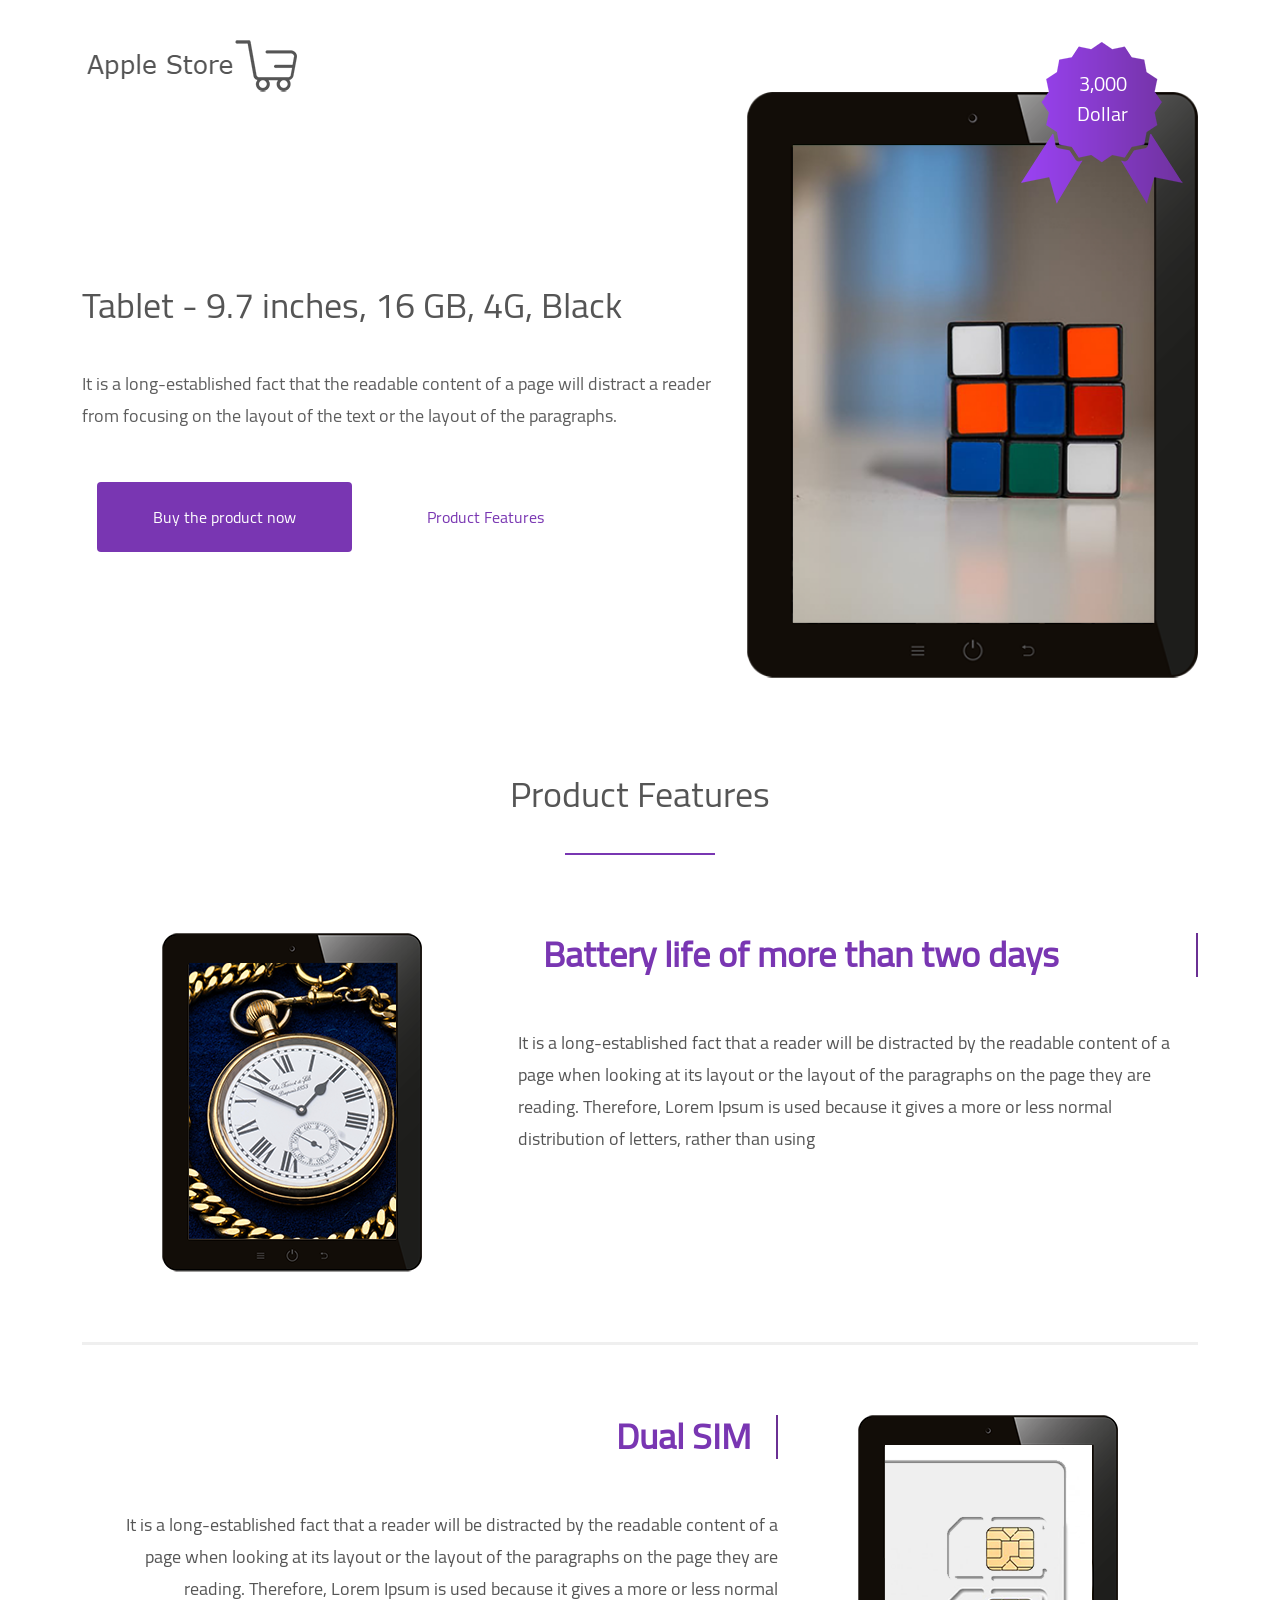
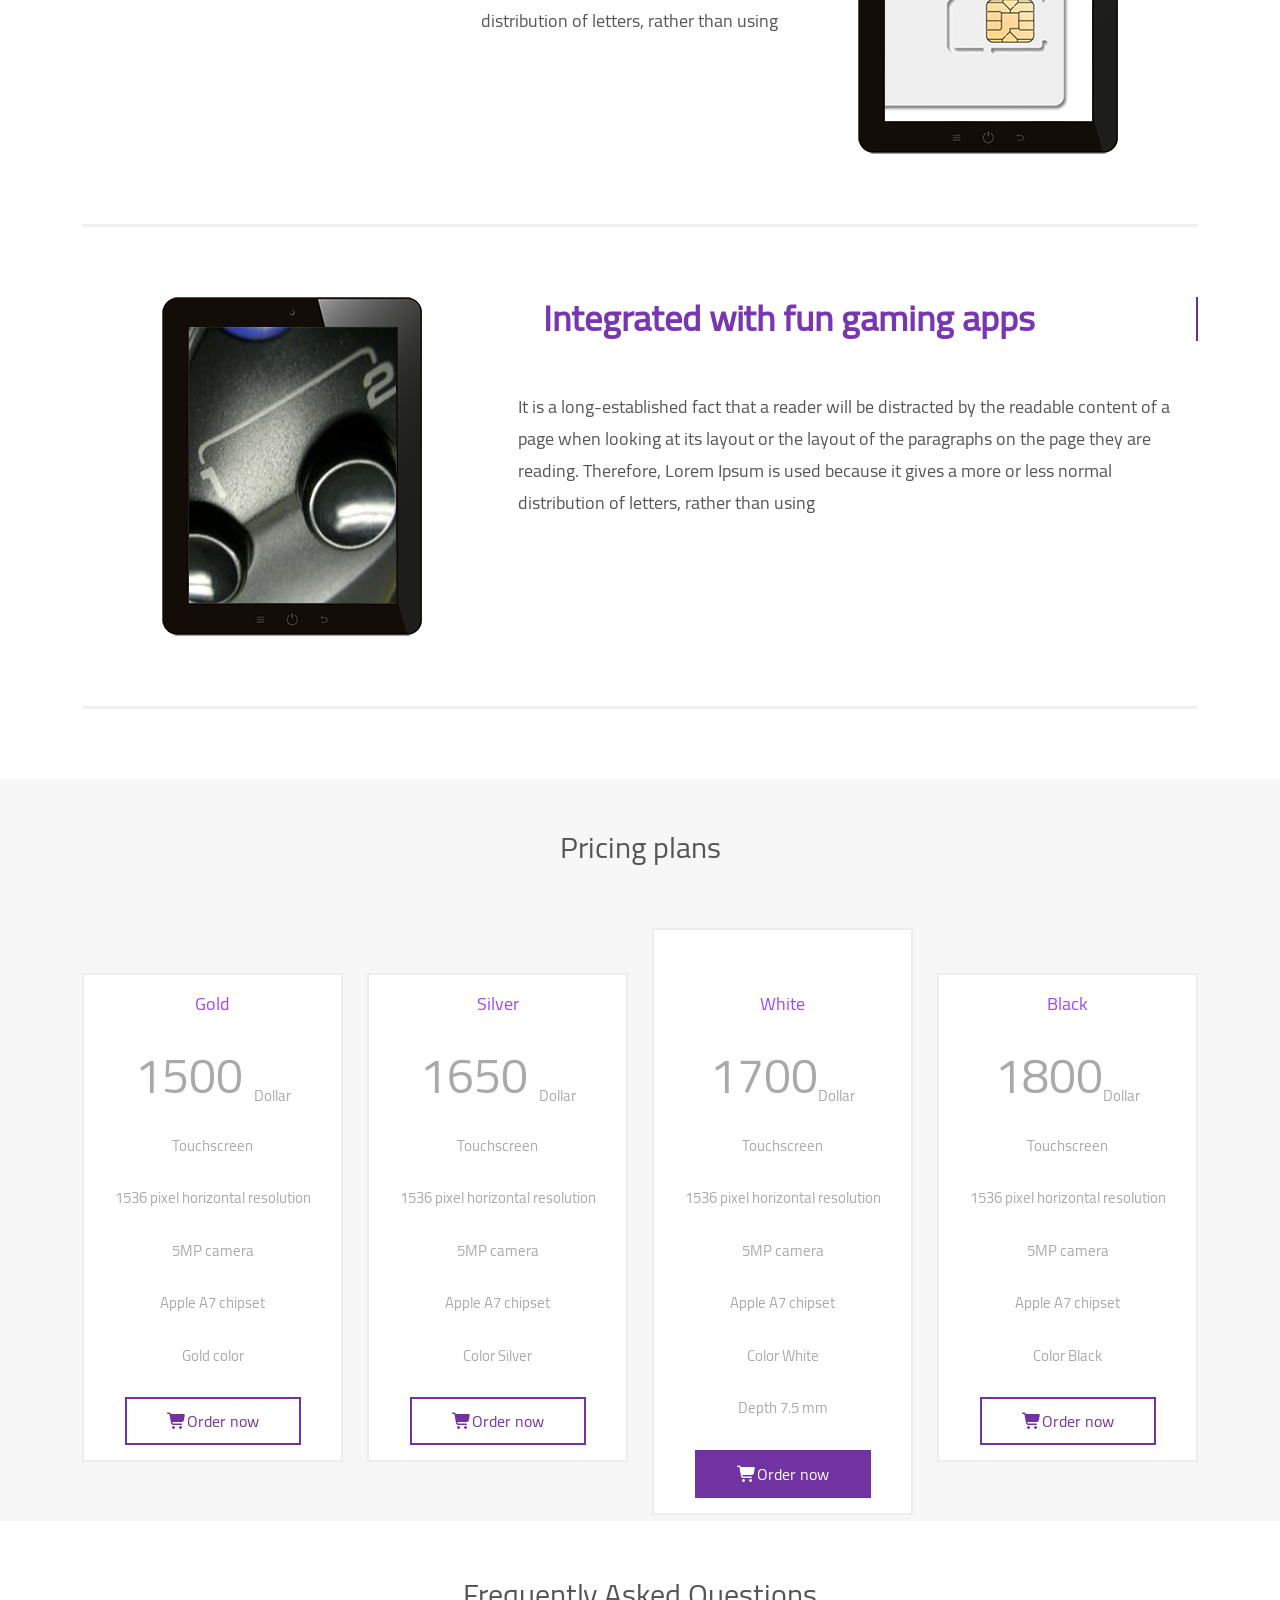
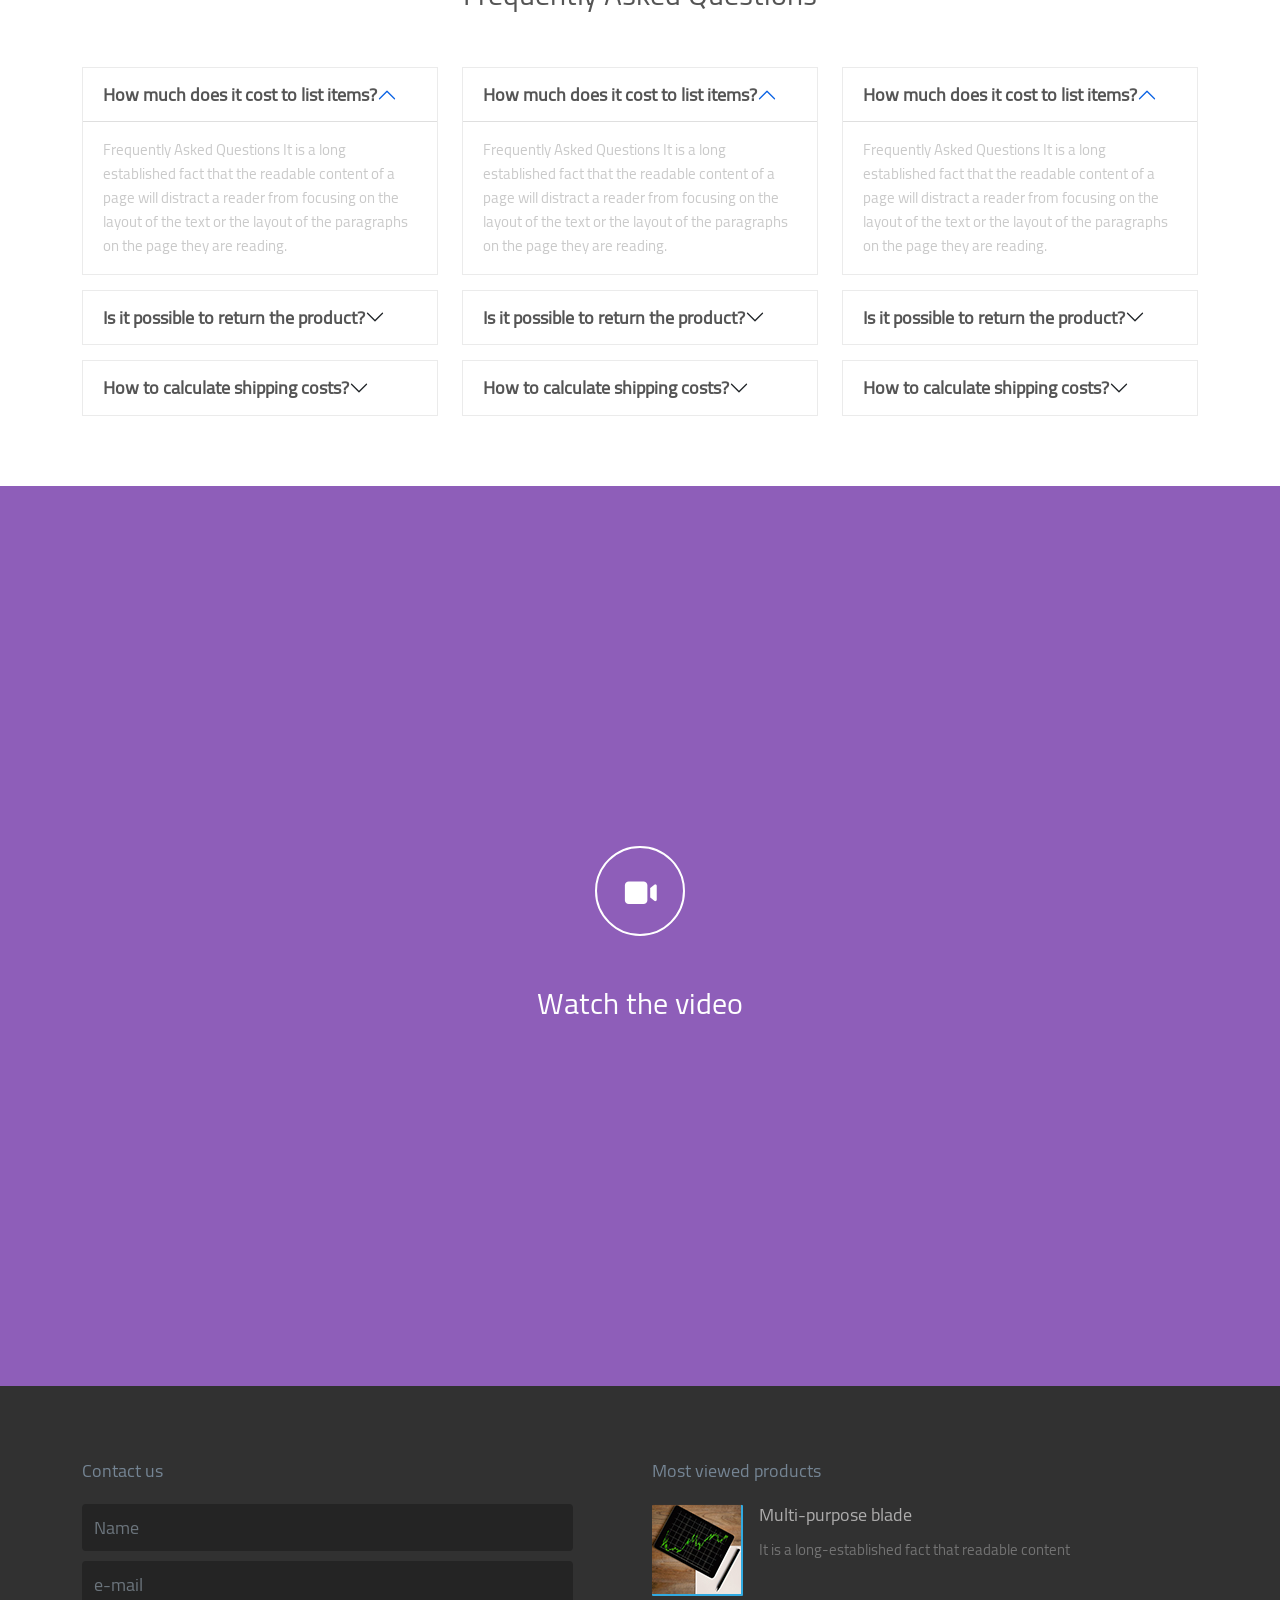
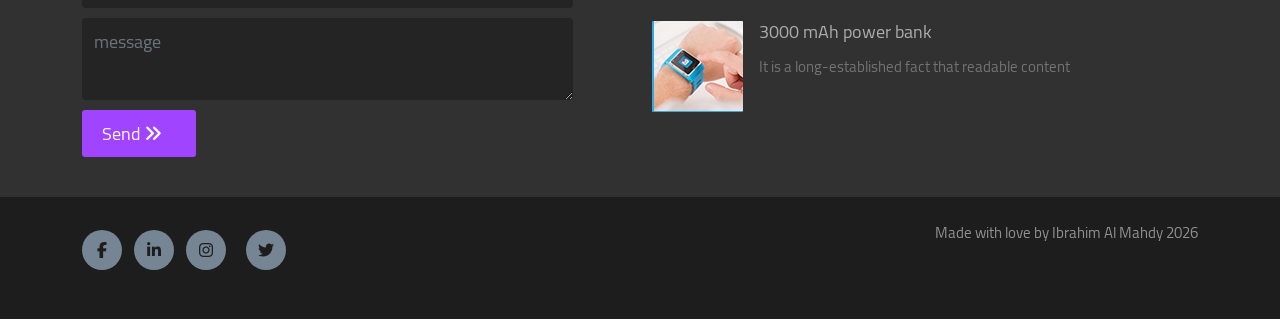
<file: index.html>
<!DOCTYPE html>
<html lang="en">
  <head>
    <meta charset="UTF-8" />
    <meta name="viewport" content="width=device-width, initial-scale=1.0" />
    <meta name="description" content="Apple Store landing page" />
    <link rel="stylesheet" href="asset/bootstrap/css/bootstrap.min.css" />
    <link rel="stylesheet" href="CSS/style.css" />
    <link rel="stylesheet" href="asset/fontawesome/css/all.min.css" />
    <title>Apple Store</title>
  </head>
  <body>
    <!-- Start Header -->
    <header>
      <video src="videos/bg.mp4" autoplay loop muted>
        لا يدعم متصفحك الفيديو <code>Video</code>
      </video>
      <div class="overlay">
        <div class="container">
          <div class="brand">
            <a href="#">
              <img src="img/logo.png" alt="logo" />
            </a>
          </div>
          <div class="row">
            <div class="col-md-7">
              <div class="header-text">
                <h1>Tablet - 9.7 inches, 16 GB, 4G, Black</h1>
                <p>
                  It is a long-established fact that the readable content of a
                  page will distract a reader from focusing on the layout of the
                  text or the layout of the paragraphs.
                </p>
              </div>
              <div class="header-button">
                <a href="#prices" class="btn">Buy the product now</a>
                <a href="#features" class="btn">Product Features</a>
              </div>
            </div>
            <div class="col-md-5">
              <div class="product">
                <div class="product-img">
                  <img src="img/product.png" alt="img Product" />
                </div>
                <div class="product-label">
                  <img src="img/label.png" alt="image" />
                  <p>3,000 <span>Dollar</span></p>
                </div>
              </div>
            </div>
          </div>
        </div>
      </div>
    </header>
    <!-- End Header -->

    <!-- Start Main -->
    <main>
      <!-- Start Section Features -->
      <section class="features" id="features">
        <div class="container">
          <div class="features-title text-center">
            <h2>Product Features</h2>
          </div>
          <div class="media">
            <div class="d-flex">
              <div class="flex-shrink-0">
                <img src="img/tablet-1.png" alt="image" />
              </div>
              <div class="flex-grow-1 ms-3">
                <h4>Battery life of more than two days</h4>
                <p>
                  It is a long-established fact that a reader will be distracted
                  by the readable content of a page when looking at its layout
                  or the layout of the paragraphs on the page they are reading.
                  Therefore, Lorem Ipsum is used because it gives a more or less
                  normal distribution of letters, rather than using
                </p>
              </div>
            </div>
            <div class="d-flex">
              <div class="flex-shrink-0">
                <img src="img/tablet-2.png" alt="image" />
              </div>
              <div class="flex-grow-1 ms-3">
                <h4>Dual SIM</h4>
                <p>
                  It is a long-established fact that a reader will be distracted
                  by the readable content of a page when looking at its layout
                  or the layout of the paragraphs on the page they are reading.
                  Therefore, Lorem Ipsum is used because it gives a more or less
                  normal distribution of letters, rather than using
                </p>
              </div>
            </div>
            <div class="d-flex">
              <div class="flex-shrink-0">
                <img src="img/tablet-3.png" alt="image" />
              </div>
              <div class="flex-grow-1 ms-3">
                <h4>Integrated with fun gaming apps</h4>
                <p>
                  It is a long-established fact that a reader will be distracted
                  by the readable content of a page when looking at its layout
                  or the layout of the paragraphs on the page they are reading.
                  Therefore, Lorem Ipsum is used because it gives a more or less
                  normal distribution of letters, rather than using
                </p>
              </div>
            </div>
          </div>
        </div>
      </section>

      <!-- Start Section Prices -->
      <section class="prices" id="prices">
        <div class="prices-text text-center">
          <h2>Pricing plans</h2>
        </div>
        <div class="container">
          <div class="row">
            <div class="col-md-6 col-lg-3">
              <div class="plan-card text-center">
                <span class="title"> Gold </span>
                <h5>1500 <span>Dollar</span></h5>
                <ul>
                  <li>Touchscreen</li>
                  <li>1536 pixel horizontal resolution</li>
                  <li>5MP camera</li>
                  <li>Apple A7 chipset</li>
                  <li>Gold color</li>
                </ul>
                <a href="#" class="btn"
                  ><i class="fas fa-shopping-cart"></i>Order now</a
                >
              </div>
            </div>
            <div class="col-md-6 col-lg-3">
              <div class="plan-card text-center">
                <span class="title"> Silver </span>
                <h5>1650 <span>Dollar</span></h5>
                <ul>
                  <li>Touchscreen</li>
                  <li>1536 pixel horizontal resolution</li>
                  <li>5MP camera</li>
                  <li>Apple A7 chipset</li>
                  <li>Color Silver</li>
                </ul>
                <a href="#" class="btn"
                  ><i class="fas fa-shopping-cart"></i>Order now</a
                >
              </div>
            </div>
            <div class="col-md-6 col-lg-3">
              <div class="plan-card text-center">
                <span class="title"> White </span>
                <h5>1700<span>Dollar</span></h5>
                <ul>
                  <li>Touchscreen</li>
                  <li>1536 pixel horizontal resolution</li>
                  <li>5MP camera</li>
                  <li>Apple A7 chipset</li>
                  <li>Color White</li>
                  <li>Depth 7.5 mm</li>
                </ul>
                <a href="#" class="btn"
                  ><i class="fas fa-shopping-cart"></i>Order now</a
                >
              </div>
            </div>
            <div class="col-md-6 col-lg-3">
              <div class="plan-card text-center">
                <span class="title"> Black </span>
                <h5>1800<span>Dollar</span></h5>
                <ul>
                  <li>Touchscreen</li>
                  <li>1536 pixel horizontal resolution</li>
                  <li>5MP camera</li>
                  <li>Apple A7 chipset</li>
                  <li>Color Black</li>
                </ul>
                <a href="#" class="btn"
                  ><i class="fas fa-shopping-cart"></i>Order now</a
                >
              </div>
            </div>
          </div>
        </div>
      </section>

      <!-- Start Section Faq -->
      <section class="faq" id="faq">
        <div class="faq-title text-center">
          <h2>Frequently Asked Questions</h2>
        </div>
        <div class="faq-accordion">
          <div class="container">
            <div class="row">
              <div class="col-lg-4">
                <div class="accordion" id="accordion-1">
                  <div class="accordion-item">
                    <h2 class="accordion-header" id="headingOne-1">
                      <button
                        class="accordion-button"
                        type="button"
                        data-bs-toggle="collapse"
                        data-bs-target="#collapseOne-1"
                        aria-expanded="true"
                        aria-controls="collapseOne"
                      >
                        How much does it cost to list items?
                      </button>
                    </h2>
                    <div
                      id="collapseOne-1"
                      class="accordion-collapse collapse show"
                      aria-labelledby="headingOne-1"
                      data-bs-parent="#accordion-1"
                    >
                      <div class="accordion-body">
                        Frequently Asked Questions It is a long established fact
                        that the readable content of a page will distract a
                        reader from focusing on the layout of the text or the
                        layout of the paragraphs on the page they are reading.
                      </div>
                    </div>
                  </div>
                  <div class="accordion-item">
                    <h2 class="accordion-header" id="headingTwo-1">
                      <button
                        class="accordion-button collapsed"
                        type="button"
                        data-bs-toggle="collapse"
                        data-bs-target="#collapseTwo-1"
                        aria-expanded="false"
                        aria-controls="collapseTwo"
                      >
                        Is it possible to return the product?
                      </button>
                    </h2>
                    <div
                      id="collapseTwo-1"
                      class="accordion-collapse collapse"
                      aria-labelledby="headingTwo-1"
                      data-bs-parent="#accordion-1"
                    >
                      <div class="accordion-body">
                        Frequently Asked Questions It is a long established fact
                        that the readable content of a page will distract a
                        reader from focusing on the layout of the text or the
                        layout of the paragraphs on the page they are reading.
                      </div>
                    </div>
                  </div>
                  <div class="accordion-item">
                    <h2 class="accordion-header" id="headingThree-1">
                      <button
                        class="accordion-button collapsed"
                        type="button"
                        data-bs-toggle="collapse"
                        data-bs-target="#collapseThree-1"
                        aria-expanded="false"
                        aria-controls="collapseThree"
                      >
                        How to calculate shipping costs?
                      </button>
                    </h2>
                    <div
                      id="collapseThree-1"
                      class="accordion-collapse collapse"
                      aria-labelledby="headingThree-1"
                      data-bs-parent="#accordion-1"
                    >
                      <div class="accordion-body">
                        Frequently Asked Questions It is a long established fact
                        that the readable content of a page will distract a
                        reader from focusing on the layout of the text or the
                        layout of the paragraphs on the page they are reading.
                      </div>
                    </div>
                  </div>
                </div>
              </div>
              <div class="col-lg-4">
                <div class="accordion" id="accordion-2">
                  <div class="accordion-item">
                    <h2 class="accordion-header" id="headingOne-2">
                      <button
                        class="accordion-button"
                        type="button"
                        data-bs-toggle="collapse"
                        data-bs-target="#collapseOne-2"
                        aria-expanded="true"
                        aria-controls="collapseOne"
                      >
                        How much does it cost to list items?
                      </button>
                    </h2>
                    <div
                      id="collapseOne-2"
                      class="accordion-collapse collapse show"
                      aria-labelledby="headingOne-2"
                      data-bs-parent="#accordion-2"
                    >
                      <div class="accordion-body">
                        Frequently Asked Questions It is a long established fact
                        that the readable content of a page will distract a
                        reader from focusing on the layout of the text or the
                        layout of the paragraphs on the page they are reading.
                      </div>
                    </div>
                  </div>
                  <div class="accordion-item">
                    <h2 class="accordion-header" id="headingTwo-2">
                      <button
                        class="accordion-button collapsed"
                        type="button"
                        data-bs-toggle="collapse"
                        data-bs-target="#collapseTwo-2"
                        aria-expanded="false"
                        aria-controls="collapseTwo"
                      >
                        Is it possible to return the product?
                      </button>
                    </h2>
                    <div
                      id="collapseTwo-2"
                      class="accordion-collapse collapse"
                      aria-labelledby="headingTwo-2"
                      data-bs-parent="#accordion-2"
                    >
                      <div class="accordion-body">
                        Frequently Asked Questions It is a long established fact
                        that the readable content of a page will distract a
                        reader from focusing on the layout of the text or the
                        layout of the paragraphs on the page they are reading.
                      </div>
                    </div>
                  </div>
                  <div class="accordion-item">
                    <h2 class="accordion-header" id="headingThree-2">
                      <button
                        class="accordion-button collapsed"
                        type="button"
                        data-bs-toggle="collapse"
                        data-bs-target="#collapseThree-2"
                        aria-expanded="false"
                        aria-controls="collapseThree"
                      >
                        How to calculate shipping costs?
                      </button>
                    </h2>
                    <div
                      id="collapseThree-2"
                      class="accordion-collapse collapse"
                      aria-labelledby="headingThree-2"
                      data-bs-parent="#accordion-2"
                    >
                      <div class="accordion-body">
                        Frequently Asked Questions It is a long established fact
                        that the readable content of a page will distract a
                        reader from focusing on the layout of the text or the
                        layout of the paragraphs on the page they are reading.
                      </div>
                    </div>
                  </div>
                </div>
              </div>
              <div class="col-lg-4">
                <div class="accordion" id="accordion-3">
                  <div class="accordion-item">
                    <h2 class="accordion-header" id="headingOne-3">
                      <button
                        class="accordion-button"
                        type="button"
                        data-bs-toggle="collapse"
                        data-bs-target="#collapseOne-3"
                        aria-expanded="true"
                        aria-controls="collapseOne"
                      >
                        How much does it cost to list items?
                      </button>
                    </h2>
                    <div
                      id="collapseOne-3"
                      class="accordion-collapse collapse show"
                      aria-labelledby="headingOne-3"
                      data-bs-parent="#accordion-3"
                    >
                      <div class="accordion-body">
                        Frequently Asked Questions It is a long established fact
                        that the readable content of a page will distract a
                        reader from focusing on the layout of the text or the
                        layout of the paragraphs on the page they are reading.
                      </div>
                    </div>
                  </div>
                  <div class="accordion-item">
                    <h2 class="accordion-header" id="headingTwo-3">
                      <button
                        class="accordion-button collapsed"
                        type="button"
                        data-bs-toggle="collapse"
                        data-bs-target="#collapseTwo-3"
                        aria-expanded="false"
                        aria-controls="collapseTwo"
                      >
                        Is it possible to return the product?
                      </button>
                    </h2>
                    <div
                      id="collapseTwo-3"
                      class="accordion-collapse collapse"
                      aria-labelledby="headingTwo-3"
                      data-bs-parent="#accordion-3"
                    >
                      <div class="accordion-body">
                        Frequently Asked Questions It is a long established fact
                        that the readable content of a page will distract a
                        reader from focusing on the layout of the text or the
                        layout of the paragraphs on the page they are reading.
                      </div>
                    </div>
                  </div>
                  <div class="accordion-item">
                    <h2 class="accordion-header" id="headingThree-3">
                      <button
                        class="accordion-button collapsed"
                        type="button"
                        data-bs-toggle="collapse"
                        data-bs-target="#collapseThree-3"
                        aria-expanded="false"
                        aria-controls="collapseThree"
                      >
                        How to calculate shipping costs?
                      </button>
                    </h2>
                    <div
                      id="collapseThree-3"
                      class="accordion-collapse collapse"
                      aria-labelledby="headingThree-3"
                      data-bs-parent="#accordion-3"
                    >
                      <div class="accordion-body">
                        Frequently Asked Questions It is a long established fact
                        that the readable content of a page will distract a
                        reader from focusing on the layout of the text or the
                        layout of the paragraphs on the page they are reading.
                      </div>
                    </div>
                  </div>
                </div>
              </div>
            </div>
          </div>
        </div>
      </section>

      <!-- Start Section Video-->
      <section class="video">
        <video src="videos/video.mp4" id="video"></video>
        <div class="overlay">
          <button onclick="playVid()">
            <i class="fas fa-video"></i>
            Watch the video
          </button>
        </div>
      </section>

      <!-- Start Section Contact -->
      <section class="contact">
        <div class="container">
          <div class="row">
            <div class="col-md-6">
              <h4>Contact us</h4>
              <form class="needs-validation" novalidate>
                <input
                  type="text"
                  class="form-control"
                  placeholder="Name"
                  required
                />
                <div class="invalid-feedback">Please enter your full name.</div>
                <input
                  type="email"
                  class="form-control"
                  placeholder="e-mail"
                  required
                />
                <div class="invalid-feedback">Please enter your email</div>
                <textarea
                  class="form-control"
                  placeholder="message"
                  required
                ></textarea>
                <div class="invalid-feedback">Please enter the message</div>
                <button type="submit">
                  Send <i class="fas fa-angle-double-right"></i>
                </button>
              </form>
            </div>
            <div class="col-md-6">
              <h4>Most viewed products</h4>
              <div class="blog">
                <a href="#" class="blog-link">
                  <div class="d-flex">
                    <div class="flex-shrink-0">
                      <img src="img/blog-1.png" alt="blog img" />
                    </div>
                    <div class="flex-grow-1 ms-3">
                      <h5>Multi-purpose blade</h5>
                      <p>It is a long-established fact that readable content</p>
                    </div>
                  </div>
                </a>
                <a href="#" class="blog-link">
                  <div class="d-flex">
                    <div class="flex-shrink-0">
                      <img src="img/blog-2.png" alt="blog img" />
                    </div>
                    <div class="flex-grow-1 ms-3">
                      <h5>3000 mAh power bank</h5>
                      <p>It is a long-established fact that readable content</p>
                    </div>
                  </div>
                </a>
              </div>
            </div>
          </div>
        </div>
      </section>
    </main>
    <!-- End Main -->

    <!-- Start Footer -->
    <footer>
      <div class="container">
        <div class="row">
          <div class="col-sm-6">
            <ul class="list-inline">
              <li class="list-inline-item">
                <a href="#"><i class="fab fa-facebook-f"></i></a>
              </li>
              <li class="list-inline-item">
                <a href="https://www.linkedin.com/in/ibrahim-almahdy-eng/"
                  ><i class="fab fa-linkedin-in"></i
                ></a>
              </li>
              <li class="list-inline-item">
                <a href="#"><i class="fab fa-instagram"></i></a>
              </li>
              <li class="list-inline-item">
                <a href="#"><i class="fab fa-twitter"></i></a>
              </li>
            </ul>
          </div>
          <div class="col-sm-6">
            <div class="copyright">
              <p>
                Made with love by Ibrahim Al Mahdy
                <span id="fullyear"></span>
              </p>
            </div>
          </div>
        </div>
      </div>
    </footer>
    <!-- End Footer -->
    <script src="asset/bootstrap/js/bootstrap.min.js"></script>
    <script src="Js/script.js"></script>
  </body>
</html>
</file>
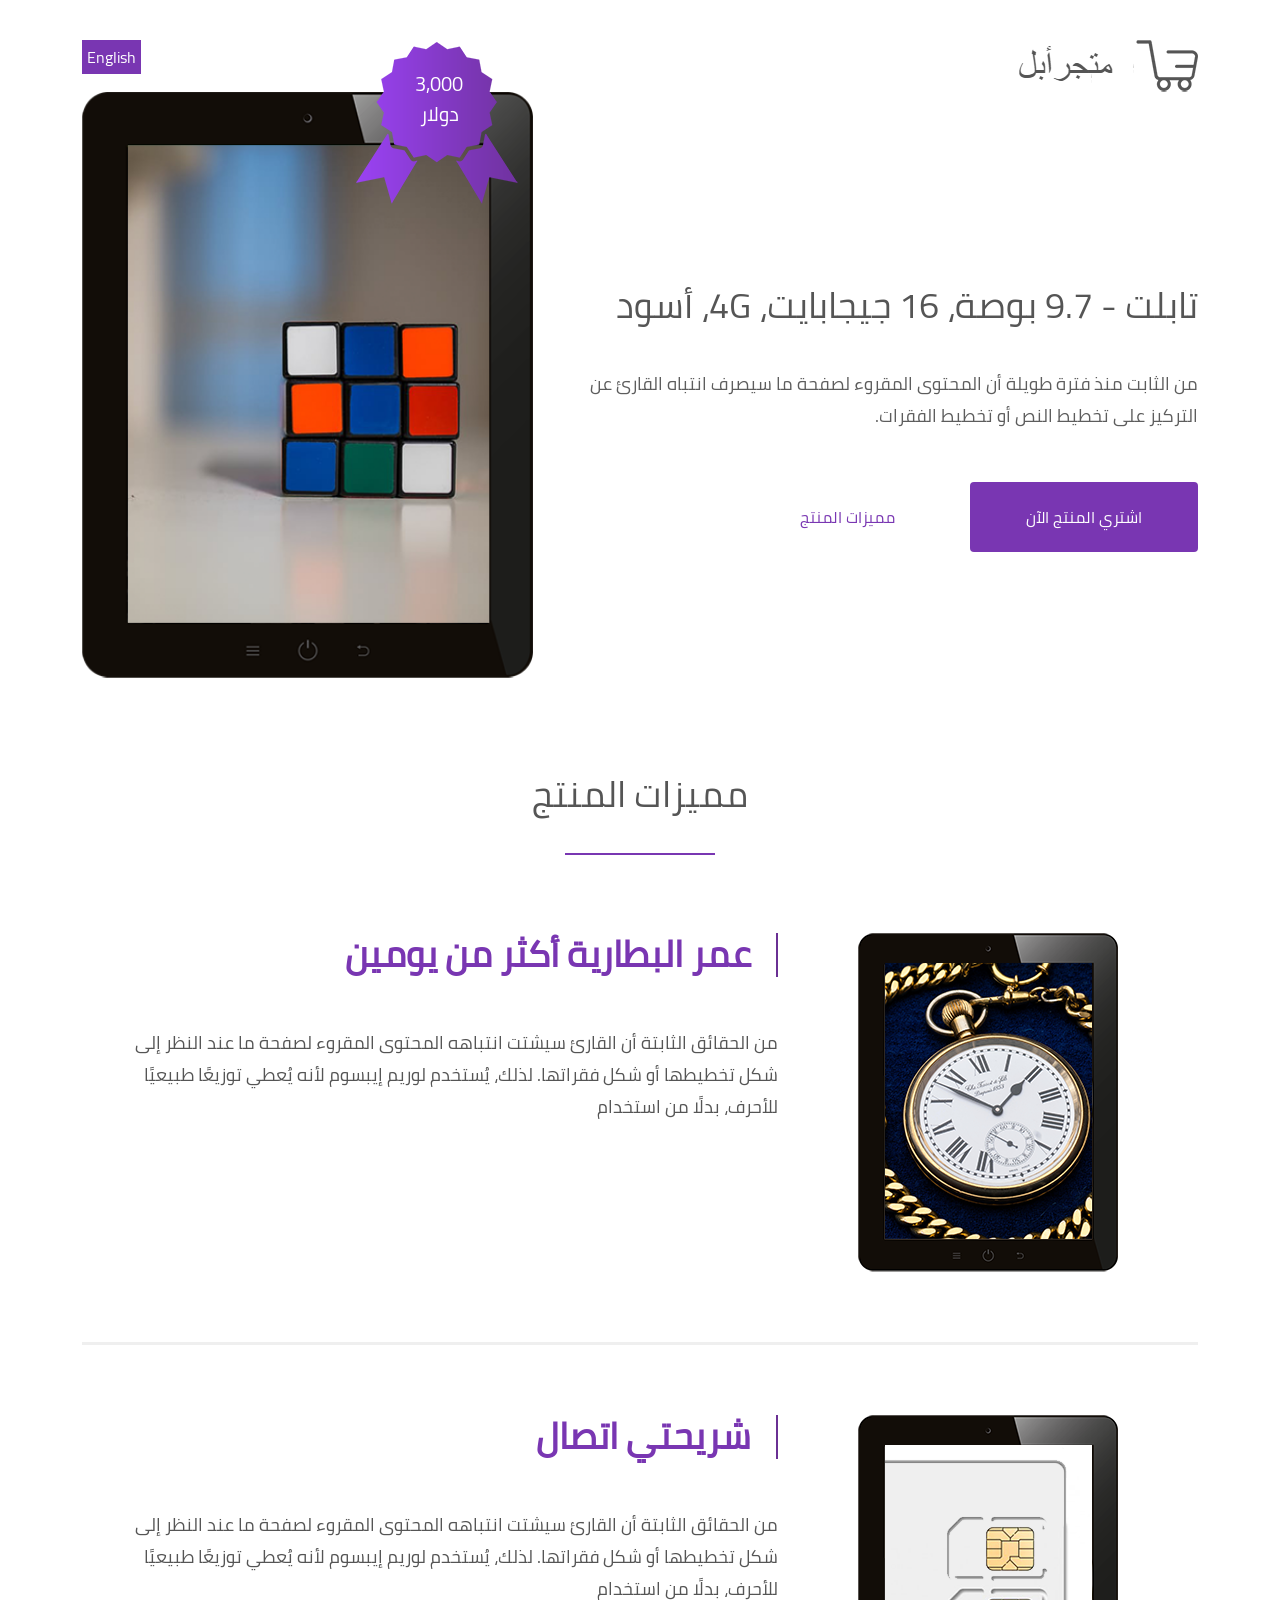
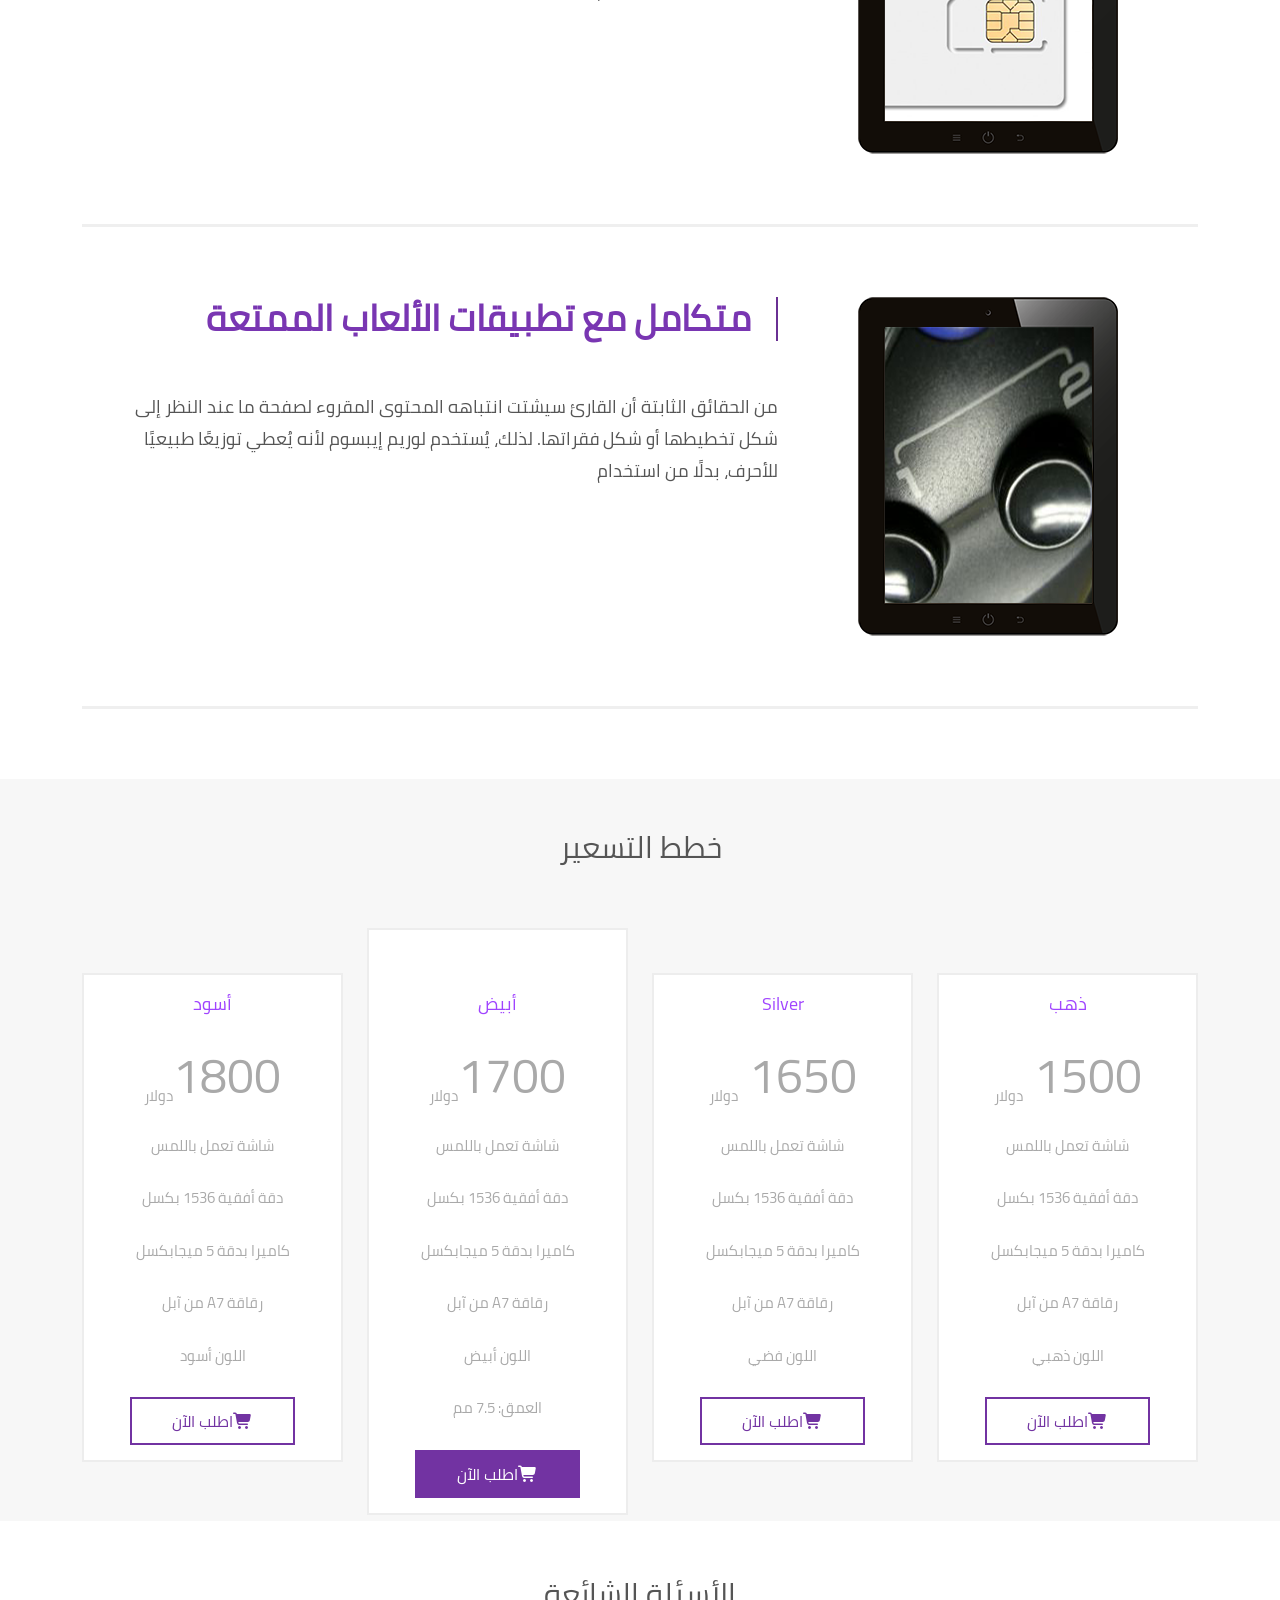
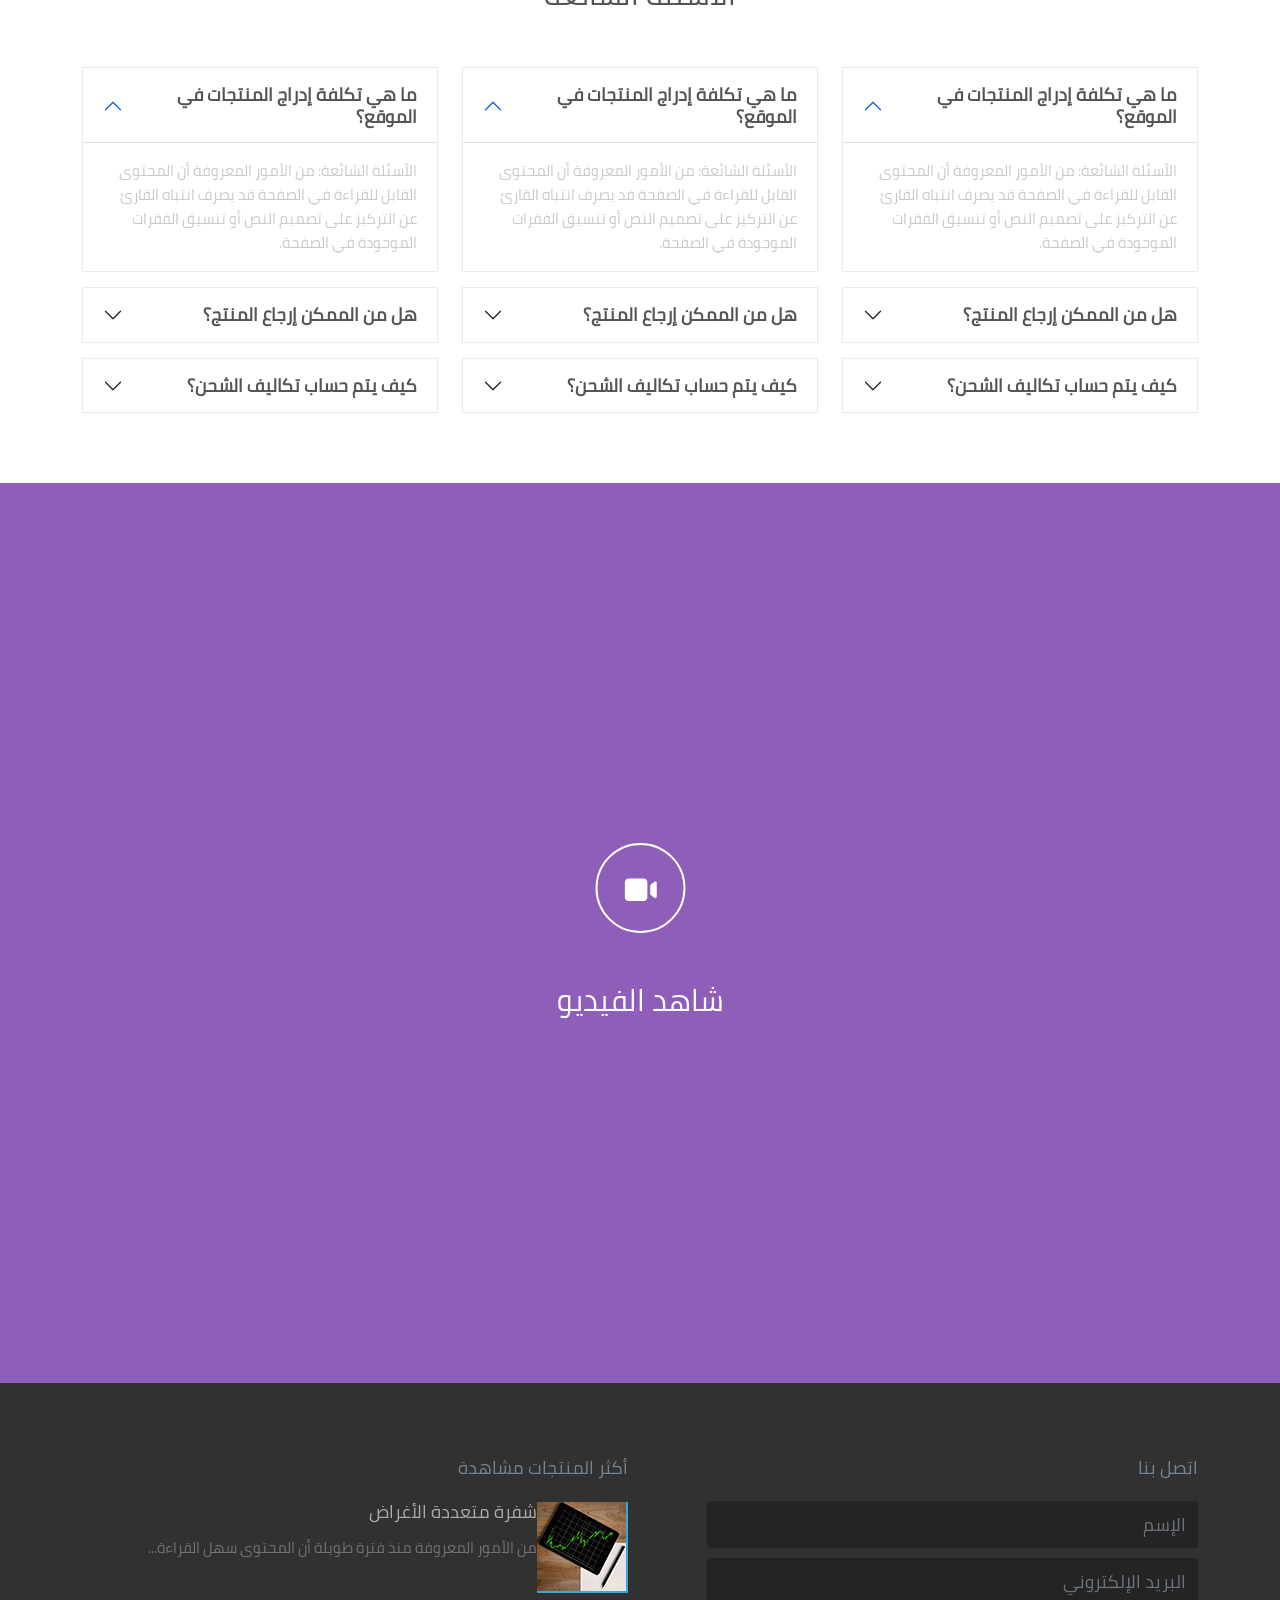
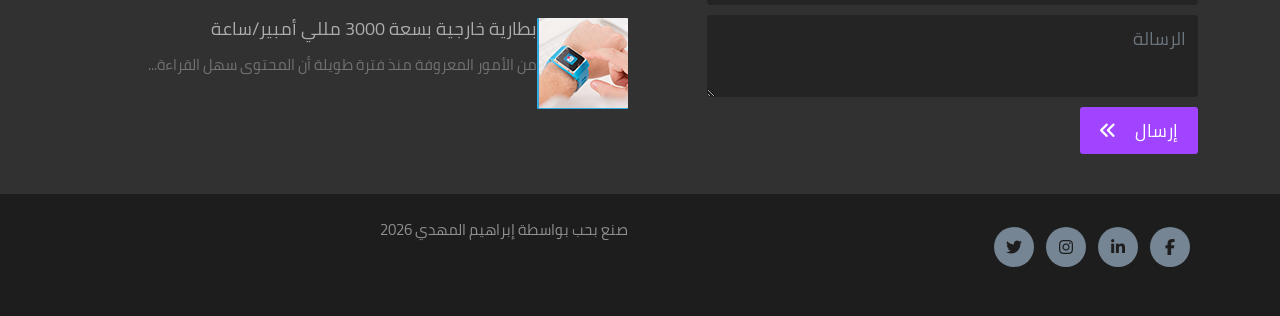
<file: index-ar.html>
<!DOCTYPE html>
<html lang="ar" dir="rtl">
  <head>
    <meta charset="UTF-8" />
    <meta name="viewport" content="width=device-width, initial-scale=1.0" />
    <meta name="description" content="Apple Store landing page" />
    <link rel="stylesheet" href="asset/bootstrap/css/bootstrap.min.css" />
    <link rel="stylesheet" href="CSS/style.css" />
    <link rel="stylesheet" href="asset/fontawesome/css/all.min.css" />
    <title>متجر أبل</title>
  </head>
  <body>
    <!-- Start Header -->
    <header>
      <video src="videos/bg.mp4" autoplay loop muted>
        متصفحك لا يدعم الفيديو<code>الفيديو</code>
      </video>
      <div class="overlay">
        <div class="container">
          <div class="brand">
            <a href="#">
              <img src="img/logo-ar.png" alt="logo" />
            </a>
            <a href="index.html" class="brand-lang">English</a>
          </div>
          <div class="row">
            <div class="col-md-7">
              <div class="header-text">
                <h1>تابلت - 9.7 بوصة، 16 جيجابايت، 4G، أسود</h1>
                <p>
                  من الثابت منذ فترة طويلة أن المحتوى المقروء لصفحة ما سيصرف
                  انتباه القارئ عن التركيز على تخطيط النص أو تخطيط الفقرات.
                </p>
              </div>
              <div class="header-button">
                <a href="#prices" class="btn">اشتري المنتج الآن</a>
                <a href="#features" class="btn">مميزات المنتج</a>
              </div>
            </div>
            <div class="col-md-5">
              <div class="product">
                <div class="product-img">
                  <img src="img/product.png" alt="img Product" />
                </div>
                <div class="product-label">
                  <img src="img/label.png" alt="image" />
                  <p>3,000 <span>دولار</span></p>
                </div>
              </div>
            </div>
          </div>
        </div>
      </div>
    </header>
    <!-- End Header -->

    <!-- Start Main -->
    <main>
      <!-- Start Section Features -->
      <section class="features" id="features">
        <div class="container">
          <div class="features-title text-center">
            <h2>مميزات المنتج</h2>
          </div>
          <div class="media">
            <div class="d-flex">
              <div class="flex-shrink-0">
                <img src="img/tablet-1.png" alt="image" />
              </div>
              <div class="flex-grow-1 ms-3">
                <h4>عمر البطارية أكثر من يومين</h4>
                <p>
                  من الحقائق الثابتة أن القارئ سيشتت انتباهه المحتوى المقروء
                  لصفحة ما عند النظر إلى شكل تخطيطها أو شكل فقراتها. لذلك،
                  يُستخدم لوريم إيبسوم لأنه يُعطي توزيعًا طبيعيًا للأحرف، بدلًا
                  من استخدام
                </p>
              </div>
            </div>
            <div class="d-flex">
              <div class="flex-shrink-0">
                <img src="img/tablet-2.png" alt="image" />
              </div>
              <div class="flex-grow-1 ms-3">
                <h4>شريحتي اتصال</h4>
                <p>
                  من الحقائق الثابتة أن القارئ سيشتت انتباهه المحتوى المقروء
                  لصفحة ما عند النظر إلى شكل تخطيطها أو شكل فقراتها. لذلك،
                  يُستخدم لوريم إيبسوم لأنه يُعطي توزيعًا طبيعيًا للأحرف، بدلًا
                  من استخدام
                </p>
              </div>
            </div>
            <div class="d-flex">
              <div class="flex-shrink-0">
                <img src="img/tablet-3.png" alt="image" />
              </div>
              <div class="flex-grow-1 ms-3">
                <h4>متكامل مع تطبيقات الألعاب الممتعة</h4>
                <p>
                  من الحقائق الثابتة أن القارئ سيشتت انتباهه المحتوى المقروء
                  لصفحة ما عند النظر إلى شكل تخطيطها أو شكل فقراتها. لذلك،
                  يُستخدم لوريم إيبسوم لأنه يُعطي توزيعًا طبيعيًا للأحرف، بدلًا
                  من استخدام
                </p>
              </div>
            </div>
          </div>
        </div>
      </section>

      <!-- Start Section Prices -->
      <section class="prices" id="prices">
        <div class="prices-text text-center">
          <h2>خطط التسعير</h2>
        </div>
        <div class="container">
          <div class="row">
            <div class="col-md-6 col-lg-3">
              <div class="plan-card text-center">
                <span class="title"> ذهب </span>
                <h5>1500 <span>دولار</span></h5>
                <ul>
                  <li>شاشة تعمل باللمس</li>
                  <li>دقة أفقية 1536 بكسل</li>
                  <li>كاميرا بدقة 5 ميجابكسل</li>
                  <li>رقاقة A7 من آبل</li>
                  <li>اللون ذهبي</li>
                </ul>
                <a href="#" class="btn"
                  ><i class="fas fa-shopping-cart"></i>اطلب الآن</a
                >
              </div>
            </div>
            <div class="col-md-6 col-lg-3">
              <div class="plan-card text-center">
                <span class="title"> Silver </span>
                <h5>1650 <span>دولار</span></h5>
                <ul>
                  <li>شاشة تعمل باللمس</li>
                  <li>دقة أفقية 1536 بكسل</li>
                  <li>كاميرا بدقة 5 ميجابكسل</li>
                  <li>رقاقة A7 من آبل</li>
                  <li>اللون فضي</li>
                </ul>
                <a href="#" class="btn"
                  ><i class="fas fa-shopping-cart"></i>اطلب الآن</a
                >
              </div>
            </div>
            <div class="col-md-6 col-lg-3">
              <div class="plan-card text-center">
                <span class="title"> أبيض </span>
                <h5>1700<span>دولار</span></h5>
                <ul>
                  <li>شاشة تعمل باللمس</li>
                  <li>دقة أفقية 1536 بكسل</li>
                  <li>كاميرا بدقة 5 ميجابكسل</li>
                  <li>رقاقة A7 من آبل</li>
                  <li>اللون أبيض</li>
                  <li>العمق: 7.5 مم</li>
                </ul>
                <a href="#" class="btn"
                  ><i class="fas fa-shopping-cart"></i>اطلب الآن</a
                >
              </div>
            </div>
            <div class="col-md-6 col-lg-3">
              <div class="plan-card text-center">
                <span class="title"> أسود </span>
                <h5>1800<span>دولار</span></h5>
                <ul>
                  <li>شاشة تعمل باللمس</li>
                  <li>دقة أفقية 1536 بكسل</li>
                  <li>كاميرا بدقة 5 ميجابكسل</li>
                  <li>رقاقة A7 من آبل</li>
                  <li>اللون أسود</li>
                </ul>
                <a href="#" class="btn"
                  ><i class="fas fa-shopping-cart"></i>اطلب الآن</a
                >
              </div>
            </div>
          </div>
        </div>
      </section>

      <!-- Start Section Faq -->
      <section class="faq" id="faq">
        <div class="faq-title text-center">
          <h2>الأسئلة الشائعة</h2>
        </div>
        <div class="faq-accordion">
          <div class="container">
            <div class="row">
              <div class="col-lg-4">
                <div class="accordion" id="accordion-1">
                  <div class="accordion-item">
                    <h2 class="accordion-header" id="headingOne-1">
                      <button
                        class="accordion-button"
                        type="button"
                        data-bs-toggle="collapse"
                        data-bs-target="#collapseOne-1"
                        aria-expanded="true"
                        aria-controls="collapseOne"
                      >
                        ما هي تكلفة إدراج المنتجات في الموقع؟
                      </button>
                    </h2>
                    <div
                      id="collapseOne-1"
                      class="accordion-collapse collapse show"
                      aria-labelledby="headingOne-1"
                      data-bs-parent="#accordion-1"
                    >
                      <div class="accordion-body">
                        الأسئلة الشائعة: من الأمور المعروفة أن المحتوى القابل
                        للقراءة في الصفحة قد يصرف انتباه القارئ عن التركيز على
                        تصميم النص أو تنسيق الفقرات الموجودة في الصفحة.
                      </div>
                    </div>
                  </div>
                  <div class="accordion-item">
                    <h2 class="accordion-header" id="headingTwo-1">
                      <button
                        class="accordion-button collapsed"
                        type="button"
                        data-bs-toggle="collapse"
                        data-bs-target="#collapseTwo-1"
                        aria-expanded="false"
                        aria-controls="collapseTwo"
                      >
                        هل من الممكن إرجاع المنتج؟
                      </button>
                    </h2>
                    <div
                      id="collapseTwo-1"
                      class="accordion-collapse collapse"
                      aria-labelledby="headingTwo-1"
                      data-bs-parent="#accordion-1"
                    >
                      <div class="accordion-body">
                        الأسئلة الشائعة: من الأمور المعروفة أن المحتوى القابل
                        للقراءة في الصفحة قد يصرف انتباه القارئ عن التركيز على
                        تصميم النص أو تنسيق الفقرات الموجودة في الصفحة.
                      </div>
                    </div>
                  </div>
                  <div class="accordion-item">
                    <h2 class="accordion-header" id="headingThree-1">
                      <button
                        class="accordion-button collapsed"
                        type="button"
                        data-bs-toggle="collapse"
                        data-bs-target="#collapseThree-1"
                        aria-expanded="false"
                        aria-controls="collapseThree"
                      >
                        كيف يتم حساب تكاليف الشحن؟
                      </button>
                    </h2>
                    <div
                      id="collapseThree-1"
                      class="accordion-collapse collapse"
                      aria-labelledby="headingThree-1"
                      data-bs-parent="#accordion-1"
                    >
                      <div class="accordion-body">
                        الأسئلة الشائعة: من الأمور المعروفة أن المحتوى القابل
                        للقراءة في الصفحة قد يصرف انتباه القارئ عن التركيز على
                        تصميم النص أو تنسيق الفقرات الموجودة في الصفحة.
                      </div>
                    </div>
                  </div>
                </div>
              </div>
              <div class="col-lg-4">
                <div class="accordion" id="accordion-2">
                  <div class="accordion-item">
                    <h2 class="accordion-header" id="headingOne-2">
                      <button
                        class="accordion-button"
                        type="button"
                        data-bs-toggle="collapse"
                        data-bs-target="#collapseOne-2"
                        aria-expanded="true"
                        aria-controls="collapseOne"
                      >
                        ما هي تكلفة إدراج المنتجات في الموقع؟
                      </button>
                    </h2>
                    <div
                      id="collapseOne-2"
                      class="accordion-collapse collapse show"
                      aria-labelledby="headingOne-2"
                      data-bs-parent="#accordion-2"
                    >
                      <div class="accordion-body">
                        الأسئلة الشائعة: من الأمور المعروفة أن المحتوى القابل
                        للقراءة في الصفحة قد يصرف انتباه القارئ عن التركيز على
                        تصميم النص أو تنسيق الفقرات الموجودة في الصفحة.
                      </div>
                    </div>
                  </div>
                  <div class="accordion-item">
                    <h2 class="accordion-header" id="headingTwo-2">
                      <button
                        class="accordion-button collapsed"
                        type="button"
                        data-bs-toggle="collapse"
                        data-bs-target="#collapseTwo-2"
                        aria-expanded="false"
                        aria-controls="collapseTwo"
                      >
                        هل من الممكن إرجاع المنتج؟
                      </button>
                    </h2>
                    <div
                      id="collapseTwo-2"
                      class="accordion-collapse collapse"
                      aria-labelledby="headingTwo-2"
                      data-bs-parent="#accordion-2"
                    >
                      <div class="accordion-body">
                        الأسئلة الشائعة: من الأمور المعروفة أن المحتوى القابل
                        للقراءة في الصفحة قد يصرف انتباه القارئ عن التركيز على
                        تصميم النص أو تنسيق الفقرات الموجودة في الصفحة.
                      </div>
                    </div>
                  </div>
                  <div class="accordion-item">
                    <h2 class="accordion-header" id="headingThree-2">
                      <button
                        class="accordion-button collapsed"
                        type="button"
                        data-bs-toggle="collapse"
                        data-bs-target="#collapseThree-2"
                        aria-expanded="false"
                        aria-controls="collapseThree"
                      >
                        كيف يتم حساب تكاليف الشحن؟
                      </button>
                    </h2>
                    <div
                      id="collapseThree-2"
                      class="accordion-collapse collapse"
                      aria-labelledby="headingThree-2"
                      data-bs-parent="#accordion-2"
                    >
                      <div class="accordion-body">
                        الأسئلة الشائعة: من الأمور المعروفة أن المحتوى القابل
                        للقراءة في الصفحة قد يصرف انتباه القارئ عن التركيز على
                        تصميم النص أو تنسيق الفقرات الموجودة في الصفحة.
                      </div>
                    </div>
                  </div>
                </div>
              </div>
              <div class="col-lg-4">
                <div class="accordion" id="accordion-3">
                  <div class="accordion-item">
                    <h2 class="accordion-header" id="headingOne-3">
                      <button
                        class="accordion-button"
                        type="button"
                        data-bs-toggle="collapse"
                        data-bs-target="#collapseOne-3"
                        aria-expanded="true"
                        aria-controls="collapseOne"
                      >
                        ما هي تكلفة إدراج المنتجات في الموقع؟
                      </button>
                    </h2>
                    <div
                      id="collapseOne-3"
                      class="accordion-collapse collapse show"
                      aria-labelledby="headingOne-3"
                      data-bs-parent="#accordion-3"
                    >
                      <div class="accordion-body">
                        الأسئلة الشائعة: من الأمور المعروفة أن المحتوى القابل
                        للقراءة في الصفحة قد يصرف انتباه القارئ عن التركيز على
                        تصميم النص أو تنسيق الفقرات الموجودة في الصفحة.
                      </div>
                    </div>
                  </div>
                  <div class="accordion-item">
                    <h2 class="accordion-header" id="headingTwo-3">
                      <button
                        class="accordion-button collapsed"
                        type="button"
                        data-bs-toggle="collapse"
                        data-bs-target="#collapseTwo-3"
                        aria-expanded="false"
                        aria-controls="collapseTwo"
                      >
                        هل من الممكن إرجاع المنتج؟
                      </button>
                    </h2>
                    <div
                      id="collapseTwo-3"
                      class="accordion-collapse collapse"
                      aria-labelledby="headingTwo-3"
                      data-bs-parent="#accordion-3"
                    >
                      <div class="accordion-body">
                        الأسئلة الشائعة: من الأمور المعروفة أن المحتوى القابل
                        للقراءة في الصفحة قد يصرف انتباه القارئ عن التركيز على
                        تصميم النص أو تنسيق الفقرات الموجودة في الصفحة.
                      </div>
                    </div>
                  </div>
                  <div class="accordion-item">
                    <h2 class="accordion-header" id="headingThree-3">
                      <button
                        class="accordion-button collapsed"
                        type="button"
                        data-bs-toggle="collapse"
                        data-bs-target="#collapseThree-3"
                        aria-expanded="false"
                        aria-controls="collapseThree"
                      >
                        كيف يتم حساب تكاليف الشحن؟
                      </button>
                    </h2>
                    <div
                      id="collapseThree-3"
                      class="accordion-collapse collapse"
                      aria-labelledby="headingThree-3"
                      data-bs-parent="#accordion-3"
                    >
                      <div class="accordion-body">
                        الأسئلة الشائعة: من الأمور المعروفة أن المحتوى القابل
                        للقراءة في الصفحة قد يصرف انتباه القارئ عن التركيز على
                        تصميم النص أو تنسيق الفقرات الموجودة في الصفحة.
                      </div>
                    </div>
                  </div>
                </div>
              </div>
            </div>
          </div>
        </div>
      </section>

      <!-- Start Section Video-->
      <section class="video">
        <video src="videos/video.mp4" id="video"></video>
        <div class="overlay">
          <button onclick="playVid()">
            <i class="fas fa-video"></i>
            شاهد الفيديو
          </button>
        </div>
      </section>

      <!-- Start Section Contact -->
      <section class="contact">
        <div class="container">
          <div class="row">
            <div class="col-md-6">
              <h4>اتصل بنا</h4>
              <form class="needs-validation" novalidate>
                <input
                  type="text"
                  class="form-control"
                  placeholder="الإسم"
                  required
                />
                <div class="invalid-feedback">يرجى إدخال اسمك الكامل</div>
                <input
                  type="email"
                  class="form-control"
                  placeholder="البريد الإلكتروني"
                  required
                />
                <div class="invalid-feedback">الرجاء إدخال بريدك الإلكتروني</div>
                <textarea
                  class="form-control"
                  placeholder="الرسالة"
                  required
                ></textarea>
                <div class="invalid-feedback">يرجى إدخال الرسالة</div>
                <button type="submit">
                  إرسال <i class="fas fa-angle-double-left"></i>
                </button>
              </form>
            </div>
            <div class="col-md-6">
              <h4>أكثر المنتجات مشاهدة</h4>
              <div class="blog">
                <a href="#" class="blog-link">
                  <div class="d-flex">
                    <div class="flex-shrink-0">
                      <img src="img/blog-1.png" alt="blog img" />
                    </div>
                    <div class="flex-grow-1 ms-3">
                      <h5>شفرة متعددة الأغراض</h5>
                      <p>من الأمور المعروفة منذ فترة طويلة أن المحتوى سهل القراءة...</p>
                    </div>
                  </div>
                </a>
                <a href="#" class="blog-link">
                  <div class="d-flex">
                    <div class="flex-shrink-0">
                      <img src="img/blog-2.png" alt="blog img" />
                    </div>
                    <div class="flex-grow-1 ms-3">
                      <h5>بطارية خارجية بسعة 3000 مللي أمبير/ساعة</h5>
                      <p>من الأمور المعروفة منذ فترة طويلة أن المحتوى سهل القراءة...</p>
                    </div>
                  </div>
                </a>
              </div>
            </div>
          </div>
        </div>
      </section>
    </main>
    <!-- End Main -->

    <!-- Start Footer -->
    <footer>
      <div class="container">
        <div class="row">
          <div class="col-sm-6">
            <ul class="list-inline">
              <li class="list-inline-item">
                <a href="#"><i class="fab fa-facebook-f"></i></a>
              </li>
              <li class="list-inline-item">
                <a href="https://www.linkedin.com/in/ibrahim-almahdy-eng/"
                  ><i class="fab fa-linkedin-in"></i
                ></a>
              </li>
              <li class="list-inline-item">
                <a href="#"><i class="fab fa-instagram"></i></a>
              </li>
              <li class="list-inline-item">
                <a href="#"><i class="fab fa-twitter"></i></a>
              </li>
            </ul>
          </div>
          <div class="col-sm-6">
            <div class="copyright">
              <p>
                صنع بحب بواسطة إبراهيم المهدي
                <span id="fullyear"></span>
              </p>
            </div>
          </div>
        </div>
      </div>
    </footer>
    <!-- End Footer -->
    <script src="asset/bootstrap/js/bootstrap.min.js"></script>
    <script src="Js/script.js"></script>
  </body>
</html>
</file>
<file: CSS/style.css>
* {
  margin: 0;
  padding: 0;
}
@font-face {
  font-family: ar-font;
  src: url(../fonts/Cairo-Regular.ttf);
}
:root {
  --main-color: #7936b2;
}
body {
  font-family: ar-font, sans-serif;
}
/* Start Header */
header video {
  min-height: 100%;
  min-width: 100%;
  position: fixed;
  z-index: -1;
}
header .overlay {
  background-color: rgba(255, 255 ,255, 0.7);
}
header .brand {
  padding-top: 40px;
}
.brand-lang {
  color: white;
  float: left;
  text-decoration: none;
  padding: 5px;
  background-color: var(--main-color);
}

.brand-lang:hover {
  opacity: 0.9;
  color: white;
}

.brand-lang.active {
  font-weight: bold;
  float: right;
  position: relative;
  z-index: 100000;
}

header .header-text {
  padding-top: 190px;
}
header .header-text h1 {
  font-size: 36px;
  margin-bottom: 40px;
  line-height: 46px;
  color: #555555;
}
header .header-text p {
  font-size: 18px;
  line-height: 32px;
  color: #5d5d5d;
  margin-bottom: 50px;
}
header .header-button a.btn {
  padding: 22px 55px;
  background-color: var(--main-color);
  color: #ffffff;
  margin-left: 15px;
}
header .header-button a.btn:last-child {
  background: transparent;
  color: var(--main-color);
}
header .product {
  position: relative;
  margin-bottom: 30px;
}
header .product .product-img img {
  width: 100%;
}
header .product .product-label img {
  position: absolute;
  top: -50px;
  right: 15px;
}
header .product .product-label p {
  position: absolute;
  top: -23px;
  right: 70px;
  font-size: 20px;
  text-align: center;
  color: #ffffff;
}
@media (min-width: 768px){
.en header .product .product-label p{
  left: -50px;
}
.en header .product .product-label img{
  left: 0;
}
}
@media (min-width: 992px){
.en header .product .product-label p{
  left: -140px;
}
}
@media (min-width: 1200px){
.en header .product .product-label p{
  left: -220px;
}
}
@media (min-width: 1400px){
.en header .product .product-label p{
  left: -295px;
}
}
body:not(.en) .accordion-item .accordion-header button{
  text-align: right;
}
body:not(.en) .accordion-item .accordion-header button::after{
  margin-right: auto;
  margin-left: 0;
}
header .product .product-label span {
  display: block;
}
/* End Header */

/* Start Main */
/* Start Section Features*/
section.features {
  padding: 70px 0;
  background-color: #ffffff;
}
section.features .features-title h2 {
  font-size: 36px;
  color: #555;
  line-height: 32px;
  padding-bottom: 45px;
  position: relative;
}
section.features .features-title h2::after {
  content: "";
  width: 150px;
  height: 2px;
  background-color: var(--main-color);
  position: absolute;
  bottom: 0px;
  left: 50%;
  transform: translateX(-50%);
}
section.features .media .d-flex {
  padding: 70px 0;
  border-bottom: 3px solid #eeee;
}
section.features .media .d-flex:nth-child(even) {
  direction: rtl;
}
section.features .media .d-flex img {
  margin: 0 80px;
}
section.features .media .d-flex h4 {
  font-size: 36px;
  font-weight: bold;
  color: var(--main-color);
  padding: 0 25px;
  margin-bottom: 50px;
  border-right: 2px solid #6a3093;
}
body.en section.features .media .d-flex:nth-child(odd) h4 {
  border-right: 0;
  border-left: 2px solid #6a3093;
}
section.features .media .d-flex p {
  font-size: 18px;
  line-height: 32px;
  color: #555555;
}
/* Start Section Prices */
section.prices {
  padding: 50px 0 6px;
  background-color: #f7f7f7;
}
section.prices .prices-text h2 {
  font-size: 30px;
  color: #555555;
}
section.prices .plan-card {
  background-color: #fff;
  border: 2px solid #ededed;
  padding: 15px 0;
  margin-top: 100px;
  color: #a9a9a9;
}
section.prices .plan-card span.title {
  font-size: 18px;
  color: #a044ff;
}
section.prices .plan-card h5 {
  font-size: 48px;
  margin: 30px auto;
}
section.prices .plan-card h5 span {
  font-size: 15px;
  vertical-align: bottom;
}
section.prices .plan-card ul {
  padding: 0px;
}
section.prices .plan-card ul li {
  font-size: 15px;
  margin-bottom: 30px;
  list-style: none;
}
section.prices .plan-card a.btn {
  border: 2px solid #7233a2;
  background-color: #fff;
  color: #7233a2;
  padding: 10px 40px;
  border-radius: 0;
  transition: 0.6s all ease;
}
section.prices .plan-card a.btn:hover {
  background-color: #7233a2;
  color: #fff;
}
section.prices .col-md-6:nth-child(3) .plan-card {
  padding-top: 60px;
  margin-top: 55px;
}
section.prices .col-md-6:nth-child(3) .plan-card a.btn {
  background-color: #7233a2;
  color: #fff;
}

/* Start Section Faq */
section.faq {
  padding: 55px 0;
  background-color: #fff;
}
section.faq .faq-title h2 {
  font-size: 30px;
  margin-bottom: 55px;
  color: #555;
}
section.faq .accordion .accordion-item {
  margin-bottom: 15px;
  border: 1px solid #ebebeb;
  border-radius: 0;
}
section.faq .accordion .accordion-item button {
  font-size: 18px;
  color: #555;
  font-weight: bold;
}
section.faq .accordion .accordion-item .accordion-body {
  font-size: 15px;
  color: #c9c9c9;
  line-height: 24px;
}
section.faq .accordion .accordion-item .accordion-button:not(.collapsed) {
  background-color: #fff;
}
section.faq .accordion .accordion-item .accordion-button:focus {
  border: 0;
  box-shadow: 0 0 0;
}

/* Start Section Video */
section.video {
  min-height: 100vh;
  position: relative;
  overflow: hidden;

}
section.video video {
  min-height: 100%;
  min-width: 100%;
  position: absolute;
  top: 0;
  left: 0;
}
section.video .overlay {
  background-color: rgba(130, 77, 178, 0.9);
  min-height: 100%;
  position: absolute;
  inset: 0;
}
section.video .overlay button {
  position: absolute;
  bottom: 50%;
  right: 50%;
  font-size: 30px;
  color: #fff;
  background-color: transparent;
  border: 0;
  transform: translate(50%, 50%);
}
section.video .overlay button i {
  display: block;
  width: 90px;
  height: 90px;
  line-height: 90px;
  border: 2px solid #fff;
  border-radius: 50%;
  margin: 0 auto 45px;
}
/* Start Section Contact */
section.contact {
  padding: 60px 0 40px;
  background-color: #313131;
}
section.contact h4 {
  font-size: 18px;
  color: #758594;
  line-height: 50px;
}
section.contact form input,
section.contact form textarea {
  display: block;
  margin-bottom: 10px;
  background-color: #242424;
  font-size: 18px;
  line-height: 35px;
  color: #aeadad;
  border: none;
  width: 90%;
}
section.contact form button {
  border: none;
  border-radius: 3px;
  font-size: 18px;
  padding: 10px 20px;
  background-color: #a044ff;
  color: #fff;
}
body.en section.contact form button i {
  margin-left: 15px;
}
body:not(.en) section.contact form button i {
  margin-right: 15px;
}
section.contact form .invalid-feedback {
  margin-top: -15px;
  margin-bottom: 15px;
}
section.contact .blog a.blog-link {
  text-decoration: none;
}
section.contact .blog .d-flex {
  margin-bottom: 25px;
}
section.contact .blog h5 {
  font-size: 18px;
  color: #aeadad;
  margin-bottom: 15px;
}
section.contact .blog p {
  font-size: 15px;
  line-height: 20px;
  color: #737373;
}
/* End Main */

/* Start Footer */
footer {
  background-color: #1d1d1d;
  padding: 25px 0;
}
footer .list-inline .list-inline-item a {
  display: block;
  width: 40px;
  height: 40px;
  line-height: 40px;
  color: #1d1d1d;
  background-color: #758594;
  text-align: center;
  border-radius: 50%;
  transition: 0.6s all ease;
}
footer .list-inline .list-inline-item a:hover {
  background-color: #1479ec;
}
footer .copyright p {
  font-size: 15px;
  color: #919191;
  text-align: right;
}
/* End Footer */

@media (max-width: 992px) {
  header .header-text {
    padding-top: 80px;
  }
}
@media (max-width: 768px) {
  header .overlay .product {
    margin-top: 100px;
  }

  .header .overlay .product .product-label img {
    right: 50%;
    transform: translateX(50%);
  }

  .header .overlay .product .product-label p {
    right: 50%;
    transform: translateX(50%);
  }

  section.features .media .d-flex {
    flex-flow: column;
    text-align: center;
  }

  section.features .media .d-flex img {
    margin: 0 auto 50px;
  }

  section.features .media .d-flex h4 {
    border: none !important;
  }
  section.contact h4 {
  margin-top: 25px;
  }
}
@media (max-width: 576px) {
  footer {
    text-align: center;
  }
  footer .copyright p {
    text-align: center;
  }
}
body:not(.en) .list-inline-item:last-child{
  margin: .5rem;
}
</file>
